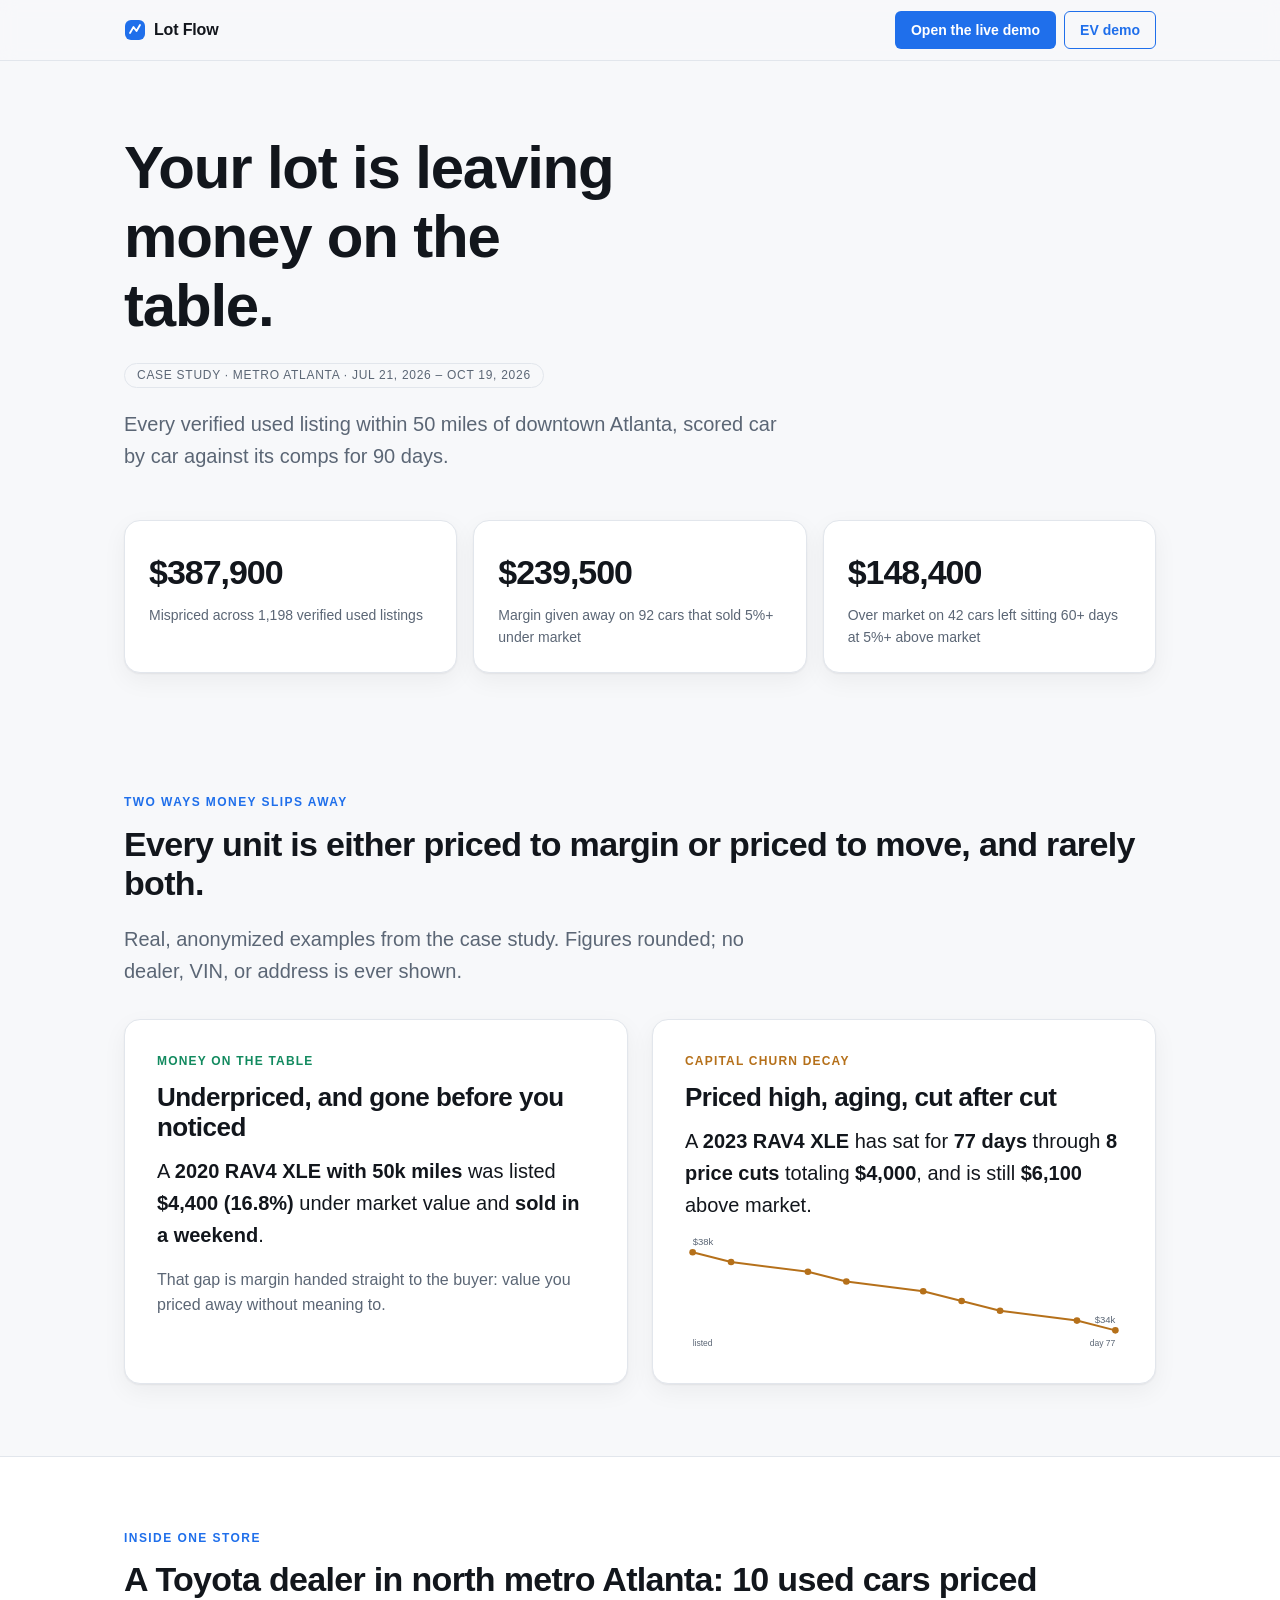
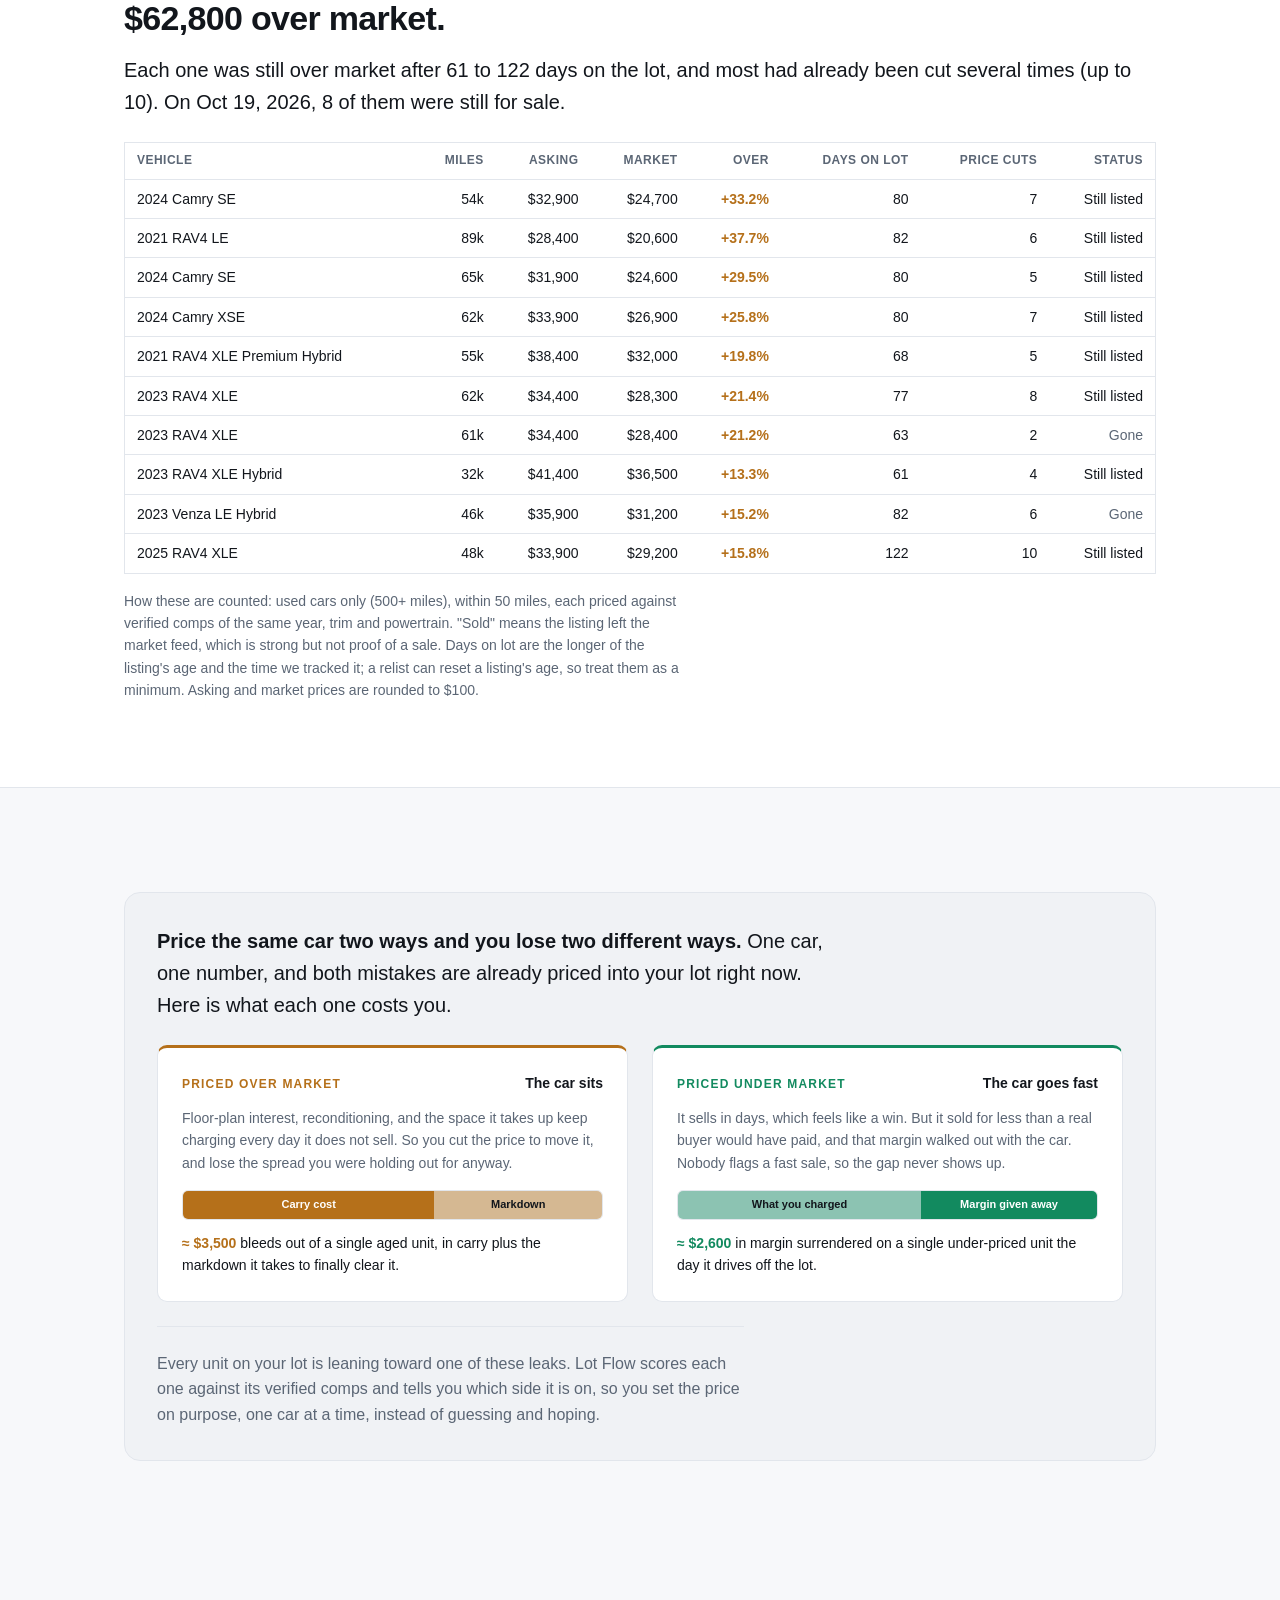
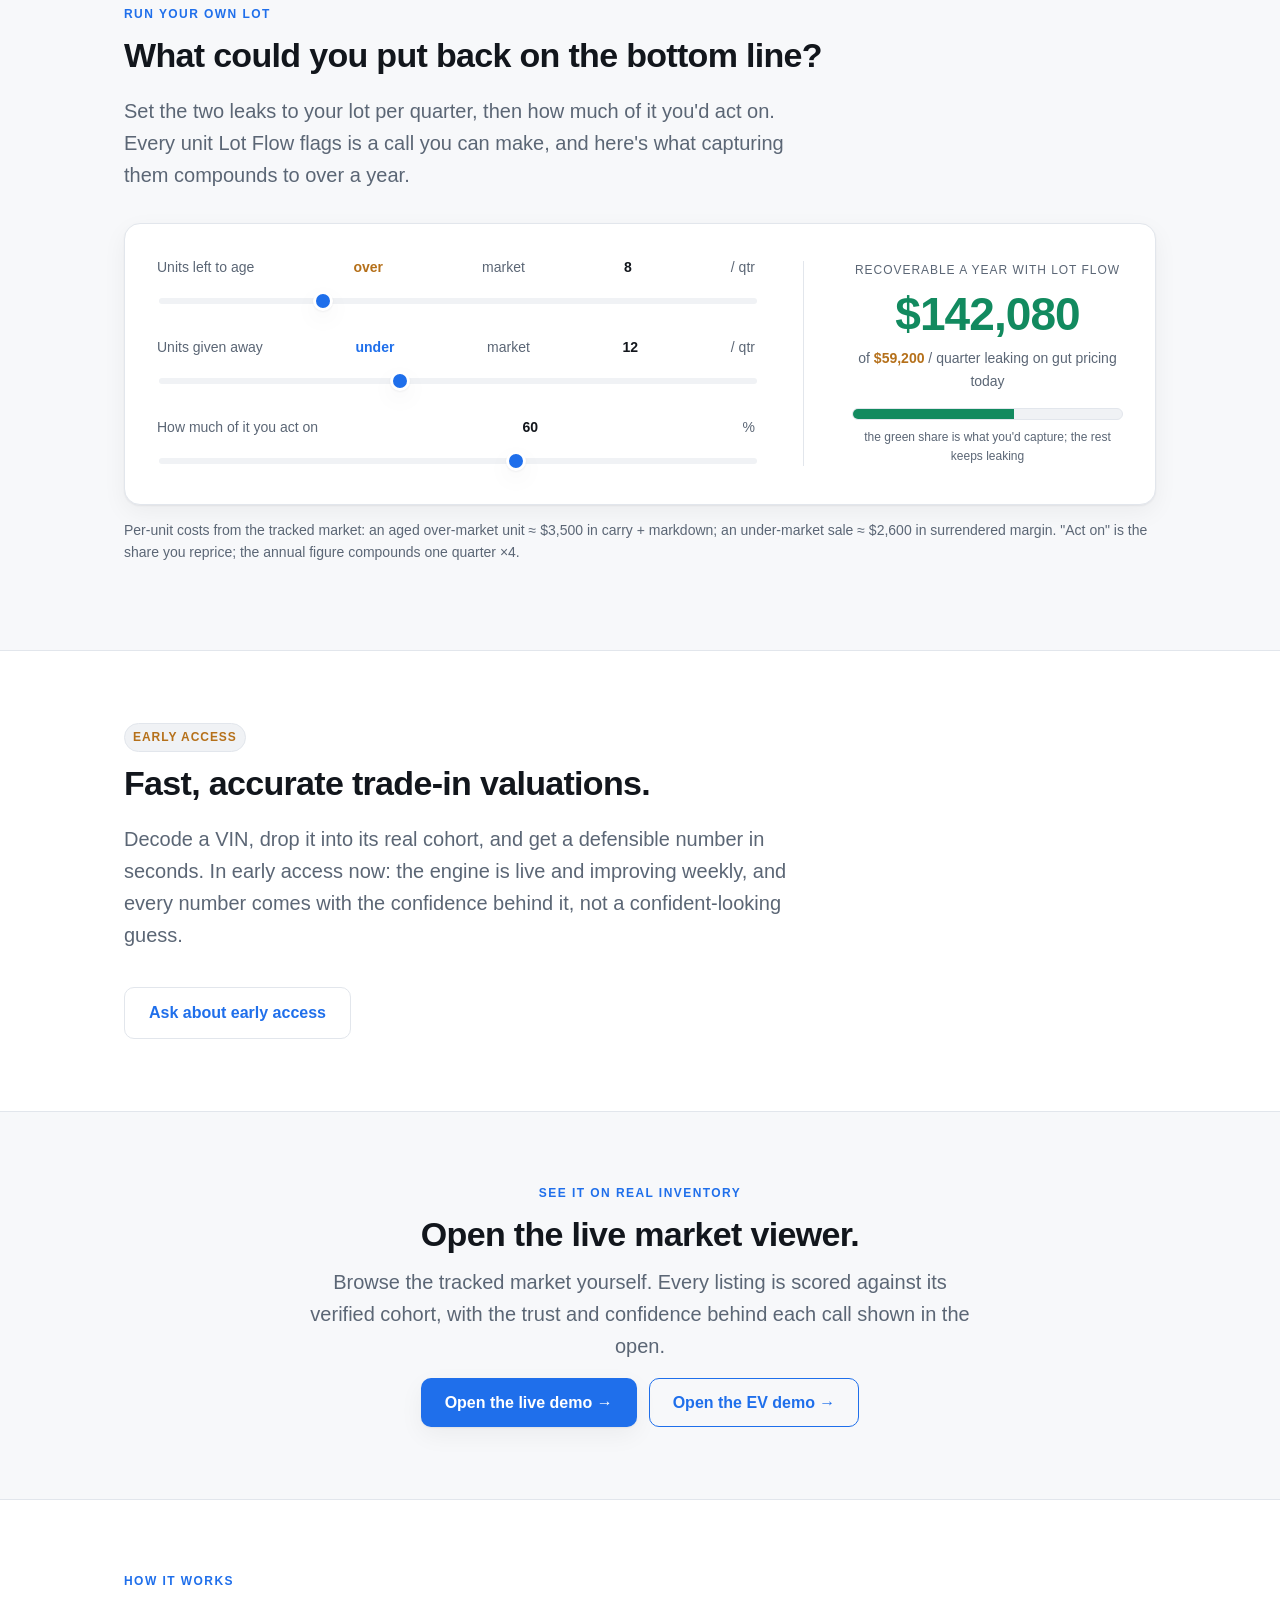
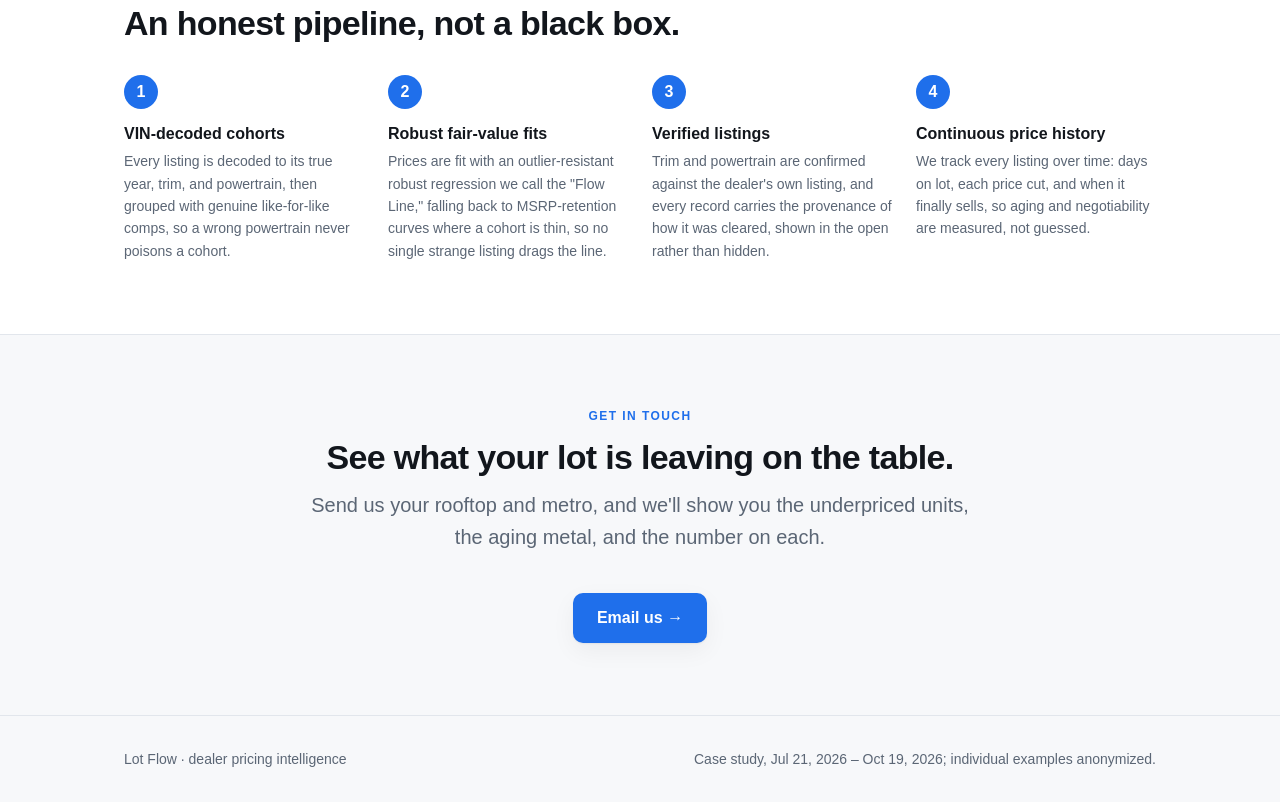
<file: index.html>
<!doctype html>
<html lang="en">
<head>
<meta charset="utf-8">
<meta name="viewport" content="width=device-width, initial-scale=1">
<title>Stop leaving money on the lot | dealer pricing intelligence</title>
<meta name="description" content="Per-unit pricing intelligence for used-car dealers. Case study, Metro Atlanta: what four months of mispriced used cars cost one metro, and one store.">
<link rel="stylesheet" href="pitch.css">
</head>
<body>

<header class="site-head">
  <div class="wrap">
    <span class="brand">
      <svg width="22" height="22" viewbox="0 0 22 22" aria-hidden="true">
        <rect x="1" y="1" width="20" height="20" rx="6" fill="var(--accent)"></rect>
        <path d="M6 14 L9.5 8 L12.5 12 L16 6" fill="none" stroke="var(--accent-ink)" stroke-width="1.8" stroke-linecap="round" stroke-linejoin="round"></path>
      </svg>
      Lot Flow
    </span>
    <div class="nav-ctas">
      <a class="nav-cta" href="app/" target="_blank" rel="noopener">Open the live demo</a>
      <a class="nav-cta nav-cta-alt" href="ev/" target="_blank" rel="noopener">EV demo</a>
    </div>
  </div>
</header>

<!-- ============================ HERO ============================ -->
<section class="hero">
  <div class="wrap">
    <h1>Your lot is leaving money on the table.</h1>
    <p class="lead"><span class="case-tag" id="case-tag">Case study</span></p>
    <p class="lead" id="hero-region">Four months of used-car pricing across one metro, scored car by car against verified comps.</p>

    <div class="stat-row">
      <div class="stat">
        <div class="num" id="stat-total">—</div>
        <div class="lbl" id="stat-total-lbl">Mispriced across the metro's verified used listings</div>
      </div>
      <div class="stat">
        <div class="num" id="stat-given">—</div>
        <div class="lbl" id="stat-given-lbl">Margin given away on cars that sold under market</div>
      </div>
      <div class="stat">
        <div class="num" id="stat-aging">—</div>
        <div class="lbl" id="stat-aging-lbl">Still over market after 60+ days on the lot</div>
      </div>
    </div>
  </div>
</section>

<!-- ============================ VIGNETTES ============================ -->
<section>
  <div class="wrap">
    <p class="section-tag">Two ways money slips away</p>
    <h2>Every unit is either priced to margin or priced to move, and rarely both.</h2>
    <p class="lead">Real, anonymized examples from the case study. Figures rounded; no dealer, VIN, or address is ever shown.</p>

    <div class="cards" style="margin-top:var(--s6)">

      <!-- Money on the table: an underpriced unit that sold fast -->
      <div class="card profit">
        <div class="kicker">Money on the table</div>
        <h3 id="profit-title">Underpriced, and gone before you noticed</h3>
        <div id="profit-dynamic">
          <p class="vignette-headline">
            A <b id="profit-vehicle">unit</b> was listed
            <b id="profit-under">—</b> under market value and
            <b id="profit-days">—</b>.
          </p>
          <p class="muted">That gap is margin handed straight to the buyer: value you priced away without meaning to.</p>
        </div>
        <p id="profit-empty" class="muted hidden">
          No qualifying example in this case study.
        </p>
      </div>

      <!-- Capital churn decay: an overpriced aging unit that keeps getting cut -->
      <div class="card aging">
        <div class="kicker">Capital churn decay</div>
        <h3 id="aging-title">Priced high, aging, cut after cut</h3>
        <div id="aging-dynamic">
          <p class="vignette-headline">
            A <b id="aging-vehicle">unit</b> has sat for
            <b id="aging-days">—</b> through
            <b id="aging-cuts">—</b> totaling
            <b id="aging-markdown">—</b>, and is still
            <b id="aging-over">—</b> above market.
          </p>
          <div class="timeline" id="aging-timeline" aria-label="price-cut timeline"></div>
        </div>
        <p id="aging-empty" class="muted hidden">
          No qualifying example in this case study.
        </p>
      </div>
    </div>

  </div>
</section>

<!-- ============================ ONE STORE ============================ -->
<section class="band">
  <div class="wrap">
    <p class="section-tag">Inside one store</p>
    <h2 id="store-label">One dealer's aging inventory</h2>
    <p class="store-sum" id="store-sum">—</p>
    <div class="store-wrap">
      <table class="store" aria-label="over-market used cars at one store">
        <thead><tr><th>Vehicle</th><th>Miles</th><th>Asking</th><th>Market</th><th>Over</th><th>Days on lot</th><th>Price cuts</th><th>Status</th></tr></thead>
        <tbody id="store-rows"></tbody>
      </table>
    </div>
    <p class="method" id="method">—</p>
  </div>
</section>

<section>
  <div class="wrap">
    <div class="arbitrate">
      <p class="arb-intro"><b>Price the same car two ways and you lose two different ways.</b> One car, one number,
      and both mistakes are already priced into your lot right now. Here is what each one costs you.</p>

      <div class="leaks">

        <!-- Leak 1: priced over market -> carry + markdown -->
        <div class="leak over">
          <div class="leak-head">
            <span class="leak-tag">Priced over market</span>
            <span class="leak-verdict">The car sits</span>
          </div>
          <p class="leak-mech">Floor-plan interest, reconditioning, and the space it takes up keep charging every
          day it does not sell. So you cut the price to move it, and lose the spread you were holding out for anyway.</p>
          <div class="leak-bar" aria-hidden="true">
            <span class="seg carry" style="width:60%"><b>Carry cost</b></span>
            <span class="seg markdown" style="width:40%"><b>Markdown</b></span>
          </div>
          <div class="leak-cost"><b>≈ $3,500</b> bleeds out of a single aged unit, in carry plus the markdown it takes to finally clear it.</div>
        </div>

        <!-- Leak 2: priced under market -> surrendered margin -->
        <div class="leak under">
          <div class="leak-head">
            <span class="leak-tag">Priced under market</span>
            <span class="leak-verdict">The car goes fast</span>
          </div>
          <p class="leak-mech">It sells in days, which feels like a win. But it sold for less than a real buyer would
          have paid, and that margin walked out with the car. Nobody flags a fast sale, so the gap never shows up.</p>
          <div class="leak-bar" aria-hidden="true">
            <span class="seg kept"><b>What you charged</b></span>
            <span class="seg given"><b>Margin given away</b></span>
          </div>
          <div class="leak-cost"><b>≈ $2,600</b> in margin surrendered on a single under-priced unit the day it drives off the lot.</div>
        </div>

      </div>

      <p class="arb-verdict">Every unit on your lot is leaning toward one of these leaks. Lot Flow scores each one
      against its verified comps and tells you which side it is on, so you set the price on purpose, one car at a time,
      instead of guessing and hoping.</p>
    </div>
  </div>
</section>

<!-- ============================ OPTIMIZER ============================ -->
<section>
  <div class="wrap">
    <p class="section-tag">Run your own lot</p>
    <h2>What could you put back on the bottom line?</h2>
    <p class="lead">Set the two leaks to your lot per quarter, then how much of it you'd act on. Every unit Lot Flow flags is a call you can make, and here's what capturing them compounds to over a year.</p>

    <div class="optimizer">
      <div class="opt-controls">
        <div class="opt-slider">
          <label>Units left to age <b class="over">over</b> market <span class="opt-v" id="opt-over-val">8</span> / qtr</label>
          <input type="range" id="opt-over" min="0" max="30" value="8" aria-label="units aged over market per quarter">
        </div>
        <div class="opt-slider">
          <label>Units given away <b class="under">under</b> market <span class="opt-v" id="opt-under-val">12</span> / qtr</label>
          <input type="range" id="opt-under" min="0" max="30" value="12" aria-label="units given away under market per quarter">
        </div>
        <div class="opt-slider">
          <label>How much of it you act on <span class="opt-v" id="opt-capture-val">60</span>%</label>
          <input type="range" id="opt-capture" min="0" max="100" value="60" step="5" aria-label="share you reprice">
        </div>
      </div>
      <div class="opt-readout">
        <div class="opt-lab">Recoverable a year with Lot Flow</div>
        <div class="opt-big" id="opt-year">$142,080</div>
        <div class="opt-sub">of <b id="opt-leak">$59,200</b> / quarter leaking on gut pricing today</div>
        <div class="opt-meter"><span id="opt-fill"></span></div>
        <div class="opt-legend">the green share is what you'd capture; the rest keeps leaking</div>
      </div>
    </div>
    <p class="tiny muted">Per-unit costs from the tracked market: an aged over-market unit ≈ $3,500 in carry + markdown; an under-market sale ≈ $2,600 in surrendered margin. "Act on" is the share you reprice; the annual figure compounds one quarter &times;4.</p>
  </div>
</section>

<!-- ============================ TRADE-IN ============================ -->
<section class="band">
  <div class="wrap">
    <span class="badge-soft">Early access</span>
    <h2>Fast, accurate trade-in valuations.</h2>
    <p class="lead">Decode a VIN, drop it into its real cohort, and get a defensible number in seconds.
    In early access now: the engine is live and improving weekly, and every number comes with the confidence
    behind it, not a confident-looking guess.</p>
    <a class="cta-secondary" href="mailto:enpowerenergy@proton.me?subject=Lot%20Flow%20%E2%80%94%20trade-in%20early%20access">Ask about early access</a>
  </div>
</section>

<!-- ============================ DEMO CTA ============================ -->
<section>
  <div class="wrap" style="text-align:center">
    <p class="section-tag" style="text-align:center">See it on real inventory</p>
    <h2>Open the live market viewer.</h2>
    <p class="lead" style="margin:var(--s3) auto 0">Browse the tracked market yourself. Every listing is scored against its
    verified cohort, with the trust and confidence behind each call shown in the open.</p>
    <div class="cta-row">
      <a class="cta-big" href="app/" target="_blank" rel="noopener">Open the live demo &rarr;</a>
      <a class="cta-big cta-big-alt" href="ev/" target="_blank" rel="noopener">Open the EV demo &rarr;</a>
    </div>
  </div>
</section>

<!-- ============================ HOW IT WORKS ============================ -->
<section class="band">
  <div class="wrap">
    <p class="section-tag">How it works</p>
    <h2>An honest pipeline, not a black box.</h2>
    <div class="steps">
      <div class="step">
        <div class="n">1</div>
        <h4>VIN-decoded cohorts</h4>
        <p>Every listing is decoded to its true year, trim, and powertrain, then grouped with genuine like-for-like comps, so a wrong powertrain never poisons a cohort.</p>
      </div>
      <div class="step">
        <div class="n">2</div>
        <h4>Robust fair-value fits</h4>
        <p>Prices are fit with an outlier-resistant robust regression we call the "Flow Line," falling back to MSRP-retention curves where a cohort is thin, so no single strange listing drags the line.</p>
      </div>
      <div class="step">
        <div class="n">3</div>
        <h4>Verified listings</h4>
        <p>Trim and powertrain are confirmed against the dealer's own listing, and every record carries the provenance of how it was cleared, shown in the open rather than hidden.</p>
      </div>
      <div class="step">
        <div class="n">4</div>
        <h4>Continuous price history</h4>
        <p>We track every listing over time: days on lot, each price cut, and when it finally sells, so aging and negotiability are measured, not guessed.</p>
      </div>
    </div>
  </div>
</section>

<!-- ============================ CONTACT ============================ -->
<section>
  <div class="wrap contact">
    <p class="section-tag" style="text-align:center">Get in touch</p>
    <h2>See what your lot is leaving on the table.</h2>
    <p class="lead">Send us your rooftop and metro, and we'll show you the underpriced units, the aging metal, and the number on each.</p>
    <div>
      <a class="cta-big" href="mailto:enpowerenergy@proton.me?subject=Lot%20Flow%20%E2%80%94%20dealer%20pricing%20intelligence">Email us &rarr;</a>
    </div>
  </div>
</section>

<footer>
  <div class="wrap">
    <span>Lot Flow · dealer pricing intelligence</span>
    <span class="muted" id="foot-generated">Case study figures; individual examples anonymized.</span>
  </div>
</footer>

<script>
// Zero external origins. Fetch the committed case study (case-study.json, generated once by
// docs/analysis/case_study.py — a dated study, not a live look) and fill placeholders. Any missing
// figure degrades to an em dash. Nothing here talks to the network beyond that same-origin file.
(function () {
  var $ = function (id) { return document.getElementById(id); };
  var money = function (n) {
    if (n == null || isNaN(n)) return "—";
    return "$" + Math.round(n).toLocaleString("en-US");
  };
  var num = function (n) { return (n == null || isNaN(n)) ? "—" : Math.round(n).toLocaleString("en-US"); };
  var vehLabel = function (v) {
    return [v.year, (v.trim || "").toString(), v.powertrain && v.powertrain !== "gas" ? v.powertrain : ""]
      .filter(Boolean).join(" ").trim() || "unit";
  };

  var fmtDate = function (iso) {
    var d = new Date(iso + "T12:00:00");
    return isNaN(d) ? iso : d.toLocaleDateString("en-US", { month: "short", day: "numeric", year: "numeric" });
  };
  var plural = function (n, one, many) { return num(n) + " " + (n === 1 ? one : many); };

  fetch("case-study.json").then(function (r) { return r.json(); }).then(function (cs) {
    var m = cs.metro || {}, w = cs.window || {}, st = cs.store || {};
    var given = (m.givenAway || {}), aging = (m.agingOver || {});
    var span = fmtDate(w.from) + " – " + fmtDate(w.to);

    // hero
    $("case-tag").textContent = "Case study · " + (cs.region || "") + " · " + span;
    $("hero-region").textContent = "Every verified used listing within " + m.miles + " miles of downtown " +
      "Atlanta, scored car by car against its comps for " + (w.days || 90) + " days.";
    $("stat-total").textContent = money((given.usd || 0) + (aging.usd || 0));
    $("stat-total-lbl").textContent = "Mispriced across " + num(m.carsPriced) + " verified used listings";
    $("stat-given").textContent = money(given.usd);
    $("stat-given-lbl").textContent = "Margin given away on " + plural(given.cars, "car", "cars") +
      " that sold 5%+ under market";
    $("stat-aging").textContent = money(aging.usd);
    $("stat-aging-lbl").textContent = "Over market on " + plural(aging.cars, "car", "cars") +
      " left sitting 60+ days at 5%+ above market";
    $("foot-generated").textContent = "Case study, " + span + "; individual examples anonymized.";

    var vg = cs.vignettes || {};
    var p = (vg.profit || [])[0];
    if (p) {
      $("profit-vehicle").textContent = p.year + " " + p.trim + " with " + num(p.milesK) + "k miles";
      $("profit-under").textContent = money(p.underBy) + " (" + p.underPct + "%)";
      $("profit-days").textContent = (p.soldInDays != null && p.soldInDays <= 3)
        ? "sold in a weekend" : "was gone within " + num(p.goneWithinDays) + " days";
    } else {
      $("profit-dynamic").classList.add("hidden");
      $("profit-empty").classList.remove("hidden");
    }
    var a = (vg.aging || [])[0];
    if (a) {
      $("aging-vehicle").textContent = vehLabel(a);
      $("aging-days").textContent = plural(a.listedDays, "day", "days");
      $("aging-cuts").textContent = plural(a.cuts, "price cut", "price cuts");
      $("aging-markdown").textContent = money(a.markdownTotal);
      $("aging-over").textContent = money(a.stillOverBy);
      drawTimeline($("aging-timeline"), a.dropSeries || [], a.listedDays);
    } else {
      $("aging-dynamic").classList.add("hidden");
      $("aging-empty").classList.remove("hidden");
    }

    // one store
    if (st.rows && st.rows.length) {
      $("store-label").textContent = st.label + ": " + plural(st.cars, "used car", "used cars") +
        " priced " + money(st.overTotal) + " over market.";
      var listed = st.rows.filter(function (r) { return r.status === "listed"; }).length;
      $("store-sum").textContent = "Each one was still over market after " + st.daysMin + " to " +
        st.daysMax + " days on the lot, and most had already been cut several times (up to " +
        st.cutsMax + "). On " + fmtDate(w.to) + ", " + listed + " of them were still for sale.";
      $("store-rows").innerHTML = st.rows.map(function (r) {
        return "<tr><td>" + r.year + " " + r.model + " " + r.trim + (r.powertrain === "hybrid" ? " Hybrid" : "") +
          "</td><td>" + num(r.milesK) + "k</td><td>" + money(r.ask) + "</td><td>" + money(r.market) +
          '</td><td class="over">+' + r.overPct + "%</td><td>" + num(r.daysOnLot) + "</td><td>" + num(r.cuts) +
          '</td><td class="' + (r.status === "sold" ? "sold" : "") + '">' + (r.status === "sold" ? "Gone" : "Still listed") +
          "</td></tr>";
      }).join("");
      $("method").textContent = "How these are counted: used cars only (500+ miles), within " + m.miles +
        " miles, each priced against verified comps of the same year, trim and powertrain. " +
        "\"Sold\" means the listing left the market feed, which is strong but not proof of a sale. " +
        "Days on lot are the longer of the listing's age and the time we tracked it; a relist can " +
        "reset a listing's age, so treat them as a minimum. Asking and market prices are rounded to $100.";
    }
  }).catch(function () {
    $("profit-dynamic").classList.add("hidden");
    $("profit-empty").classList.remove("hidden");
    $("aging-dynamic").classList.add("hidden");
    $("aging-empty").classList.remove("hidden");
  });

  // Build a tiny inline-SVG price timeline over the FULL days-on-lot. Our tracked price points are
  // anchored to when we first saw the car (0..~30d), but the unit has actually been listed
  // `listedDays` total — so we offset the tracked points to sit at the END of a 0..listedDays axis
  // (the recent window we observed) and dash in the earlier, untracked stretch. Without this the
  // graph stopped at ~day 31 while the headline said "106 days" — the two now agree.
  function drawTimeline(host, series, listedDays) {
    if (!host || !series || series.length < 2) { if (host) host.remove(); return; }
    var W = 460, H = 120, padL = 8, padR = 8, padT = 16, padB = 22;
    var days = series.map(function (d) { return d.day; });
    var prices = series.map(function (d) { return d.price; });
    var dMax = Math.max.apply(null, days);
    var total = (listedDays && listedDays > dMax) ? listedDays : dMax;
    var offset = total - dMax;                    // shift tracked points to the recent end
    var onLot = series.map(function (d) { return d.day + offset; });
    var pMin = Math.min.apply(null, prices), pMax = Math.max.apply(null, prices);
    var xSpan = total || 1, pSpan = (pMax - pMin) || 1;
    var x = function (d) { return padL + d / xSpan * (W - padL - padR); };
    var y = function (p) { return padT + (1 - (p - pMin) / pSpan) * (H - padT - padB); };
    var base = H - padB;

    var svg = '<svg viewBox="0 0 ' + W + ' ' + H + '" role="img">';
    // the stretch it sat before we started tracking — dashed, so 106 days reads as 106 days
    if (offset > 0) {
      svg += '<line x1="' + x(0) + '" y1="' + base + '" x2="' + x(onLot[0]) + '" y2="' + base +
             '" stroke="var(--border)" stroke-width="2" stroke-dasharray="3 4"/>';
    }
    var pts = onLot.map(function (d, i) { return x(d) + "," + y(prices[i]); }).join(" ");
    svg += '<polyline points="' + pts + '" fill="none" stroke="var(--warn)" stroke-width="2" stroke-linejoin="round"/>';
    onLot.forEach(function (d, i) {
      var cx = x(d), cy = y(prices[i]);
      svg += '<circle cx="' + cx + '" cy="' + cy + '" r="3.5" fill="var(--warn)"/>';
      // label only the first + last tracked price so the clustered recent points stay legible
      if (i === 0 || i === onLot.length - 1) {
        svg += '<text x="' + cx + '" y="' + (cy - 8) + '" text-anchor="' + (i === 0 ? 'start' : 'end') +
               '" font-size="10" fill="var(--muted)">$' + Math.round(prices[i] / 1000) + 'k</text>';
      }
    });
    svg += '<text x="' + x(0) + '" y="' + (H - 6) + '" text-anchor="start" font-size="9" fill="var(--muted)">listed</text>';
    svg += '<text x="' + x(total) + '" y="' + (H - 6) + '" text-anchor="end" font-size="9" fill="var(--muted)">day ' + total + '</text>';
    svg += '</svg>';
    host.innerHTML = svg;
  }

  // ---- optimizer: user-changeable levers → what capturing them compounds to ----
  var OVER = 3500, UNDER = 2600;   // per-unit: aged over-market carry+markdown / under-market margin
  var ov = $("opt-over"), un = $("opt-under"), cap = $("opt-capture");
  if (ov && un && cap) {
    var upd = function () {
      var a = +ov.value, b = +un.value, c = +cap.value / 100;
      $("opt-over-val").textContent = a;
      $("opt-under-val").textContent = b;
      $("opt-capture-val").textContent = +cap.value;
      var leakQ = a * OVER + b * UNDER;
      var recoverYr = leakQ * c * 4;                 // compound the quarter across the year
      $("opt-leak").textContent = money(leakQ);
      $("opt-year").textContent = money(recoverYr);
      $("opt-fill").style.width = Math.round(c * 100) + "%";
    };
    ov.oninput = un.oninput = cap.oninput = upd;
    upd();
  }
})();
</script>

</body>
</html>
</file>
<file: pitch.css>
/* pitch.css — public pitch page. Zero external origins: system fonts, no webfonts, no CDNs.
   Light default, dark via prefers-color-scheme. All theming through design tokens. */

:root {
  /* color */
  --bg: #f7f8fa;
  --surface: #ffffff;
  --surface-2: #f0f2f5;
  --border: #e2e6ec;
  --text: #12161c;
  --muted: #5b6675;
  --accent: #1f6feb;
  --accent-ink: #ffffff;
  --good: #128a5f;
  --warn: #b5701a;
  --shadow: 0 1px 2px rgba(16, 22, 28, .06), 0 8px 24px rgba(16, 22, 28, .05);

  /* spacing ramp */
  --s1: 4px;  --s2: 8px;  --s3: 12px; --s4: 16px;
  --s5: 24px; --s6: 32px; --s7: 48px; --s8: 72px; --s9: 112px;

  /* radius */
  --r1: 6px; --r2: 10px; --r3: 16px; --r4: 24px;

  /* type ramp */
  --t-xs: 12px; --t-sm: 14px; --t-md: 16px; --t-lg: 20px;
  --t-xl: 26px; --t-2xl: 34px; --t-3xl: 46px; --t-4xl: 60px;

  --maxw: 1080px;
  --font: -apple-system, BlinkMacSystemFont, "Segoe UI", Roboto, Helvetica, Arial,
          "Apple Color Emoji", "Segoe UI Emoji", sans-serif;
}

@media (prefers-color-scheme: dark) {
  :root {
    --bg: #0c0e12;
    --surface: #14171d;
    --surface-2: #1b1f27;
    --border: #262c37;
    --text: #e8ebef;
    --muted: #97a1b0;
    --accent: #4d8dff;
    --accent-ink: #08101f;
    --good: #35c48c;
    --warn: #e0a852;
    --shadow: 0 1px 2px rgba(0, 0, 0, .3), 0 12px 32px rgba(0, 0, 0, .35);
  }
}

* { box-sizing: border-box; }

html { scroll-behavior: smooth; }

body {
  margin: 0;
  background: var(--bg);
  color: var(--text);
  font-family: var(--font);
  font-size: var(--t-md);
  line-height: 1.6;
  -webkit-font-smoothing: antialiased;
}

a { color: var(--accent); text-decoration: none; }
a:hover { text-decoration: underline; }

.wrap { max-width: var(--maxw); margin: 0 auto; padding: 0 var(--s5); }

/* ---- header ---- */
.site-head {
  position: sticky; top: 0; z-index: 10;
  background: color-mix(in srgb, var(--bg) 88%, transparent);
  backdrop-filter: saturate(1.4) blur(8px);
  border-bottom: 1px solid var(--border);
}
.site-head .wrap {
  display: flex; align-items: center; justify-content: space-between;
  height: 60px;
}
.brand { display: flex; align-items: center; gap: var(--s2); font-weight: 650; letter-spacing: -.01em; }
.brand svg { display: block; }
.nav-cta {
  font-size: var(--t-sm); font-weight: 600;
  padding: var(--s2) var(--s4); border-radius: var(--r1);
  background: var(--accent); color: var(--accent-ink);
}
.nav-cta:hover { text-decoration: none; filter: brightness(1.05); }
.nav-ctas { display: flex; gap: var(--s2); }
.nav-cta { white-space: nowrap; }
@media (max-width: 480px) {
  .nav-ctas { gap: var(--s1); }
  .nav-cta { padding: var(--s2) var(--s3); }
}

/* ---- sections ---- */
section { padding: var(--s8) 0; }
.section-tag {
  text-transform: uppercase; letter-spacing: .12em; font-size: var(--t-xs);
  font-weight: 700; color: var(--accent); margin: 0 0 var(--s3);
}
h1, h2, h3 { letter-spacing: -.02em; line-height: 1.15; margin: 0; }
h2 { font-size: var(--t-2xl); margin-bottom: var(--s3); }
.lead { color: var(--muted); font-size: var(--t-lg); max-width: 60ch; }

/* ---- hero ---- */
.hero { padding-top: var(--s8); padding-bottom: var(--s7); }
.hero h1 { font-size: var(--t-4xl); max-width: 16ch; }
.hero .lead { margin-top: var(--s4); }
@media (max-width: 640px) { .hero h1 { font-size: var(--t-3xl); } }

.stat-row {
  display: grid; grid-template-columns: repeat(3, 1fr); gap: var(--s4);
  margin-top: var(--s7);
}
@media (max-width: 720px) { .stat-row { grid-template-columns: 1fr; } }
.stat {
  background: var(--surface); border: 1px solid var(--border);
  border-radius: var(--r3); padding: var(--s5); box-shadow: var(--shadow);
}
.stat .num {
  font-size: var(--t-2xl); font-weight: 720; letter-spacing: -.03em;
  font-variant-numeric: tabular-nums;
}
.stat .lbl { color: var(--muted); font-size: var(--t-sm); margin-top: var(--s1); }

/* ---- cards ---- */
.cards { display: grid; grid-template-columns: 1fr 1fr; gap: var(--s5); }
@media (max-width: 820px) { .cards { grid-template-columns: 1fr; } }
.card {
  background: var(--surface); border: 1px solid var(--border);
  border-radius: var(--r3); padding: var(--s6); box-shadow: var(--shadow);
}
.card h3 { font-size: var(--t-xl); margin-bottom: var(--s2); }
.card .kicker {
  font-size: var(--t-xs); font-weight: 700; letter-spacing: .1em; text-transform: uppercase;
  margin-bottom: var(--s3);
}
.card.profit .kicker { color: var(--good); }
.card.aging .kicker { color: var(--warn); }
.vignette-headline { font-size: var(--t-lg); margin: var(--s3) 0; }
.vignette-headline b { font-variant-numeric: tabular-nums; }
.muted { color: var(--muted); }
.tiny { font-size: var(--t-sm); }
.chip {
  display: inline-block; padding: 2px var(--s2); border-radius: 999px;
  background: var(--surface-2); border: 1px solid var(--border);
  font-size: var(--t-xs); color: var(--muted); margin-right: var(--s1);
  font-variant-numeric: tabular-nums;
}
.timeline { margin-top: var(--s4); }
.timeline svg { width: 100%; height: auto; display: block; overflow: visible; }

.arbitrate {
  margin-top: var(--s6); padding: var(--s6);
  background: var(--surface-2); border-radius: var(--r3);
  border: 1px solid var(--border);
}
.arb-intro { margin: 0 0 var(--s5); font-size: var(--t-lg); max-width: 62ch; }
.arb-verdict { margin: var(--s5) 0 0; color: var(--muted); font-size: var(--t-md); max-width: 66ch; }
.arb-verdict::before {
  content: ""; display: block; height: 1px; background: var(--border);
  margin-bottom: var(--s5);
}

.leaks { display: grid; grid-template-columns: 1fr 1fr; gap: var(--s5); }
@media (max-width: 760px) { .leaks { grid-template-columns: 1fr; } }

.leak {
  background: var(--surface); border: 1px solid var(--border);
  border-radius: var(--r2); padding: var(--s5);
  border-top: 3px solid var(--border);
}
.leak.over  { border-top-color: var(--warn); }
.leak.under { border-top-color: var(--good); }
.leak-head { display: flex; align-items: baseline; justify-content: space-between; gap: var(--s3); flex-wrap: wrap; }
.leak-tag {
  font-size: var(--t-xs); font-weight: 700; letter-spacing: .1em; text-transform: uppercase;
}
.leak.over  .leak-tag { color: var(--warn); }
.leak.under .leak-tag { color: var(--good); }
.leak-verdict { font-size: var(--t-sm); font-weight: 650; color: var(--text); }
.leak-mech { margin: var(--s3) 0 var(--s4); font-size: var(--t-sm); color: var(--muted); }

/* the two-segment cost bar: proportion is illustrative, not to scale */
.leak-bar {
  display: flex; height: 30px; border-radius: var(--r1); overflow: hidden;
  border: 1px solid var(--border); margin-bottom: var(--s3);
}
.leak-bar .seg {
  display: flex; align-items: center; justify-content: center;
  font-size: 11px; font-weight: 650; color: var(--accent-ink);
  white-space: nowrap; padding: 0 var(--s2); min-width: 0; overflow: hidden;
}
.leak-bar .seg b { font-weight: 650; overflow: hidden; text-overflow: ellipsis; }
.leak.over  .seg.carry    { background: var(--warn); }
.leak.over  .seg.markdown { background: color-mix(in srgb, var(--warn) 45%, var(--surface-2)); color: var(--text); }
.leak.under .seg.kept  { background: color-mix(in srgb, var(--good) 45%, var(--surface-2)); color: var(--text); flex: 1 1 auto; }
.leak.under .seg.given { background: var(--good); flex: 0 0 42%; }
.leak-cost { font-size: var(--t-sm); color: var(--text); }
.leak-cost b { font-variant-numeric: tabular-nums; }
.leak.over  .leak-cost b { color: var(--warn); }
.leak.under .leak-cost b { color: var(--good); }

/* ---- steps ---- */
.steps { display: grid; grid-template-columns: repeat(4, 1fr); gap: var(--s5); margin-top: var(--s6); }
@media (max-width: 820px) { .steps { grid-template-columns: 1fr 1fr; } }
@media (max-width: 460px) { .steps { grid-template-columns: 1fr; } }
.step .n {
  width: 34px; height: 34px; border-radius: 50%; display: grid; place-items: center;
  background: var(--accent); color: var(--accent-ink); font-weight: 700; margin-bottom: var(--s3);
}
.step h4 { margin: 0 0 var(--s1); font-size: var(--t-md); }
.step p { margin: 0; color: var(--muted); font-size: var(--t-sm); }

/* ---- trade-in / demo bands ---- */
.band { background: var(--surface); border-top: 1px solid var(--border); border-bottom: 1px solid var(--border); }
.badge-soft {
  display: inline-block; font-size: var(--t-xs); font-weight: 700; letter-spacing: .08em;
  text-transform: uppercase; color: var(--warn);
  border: 1px solid var(--border); background: var(--surface-2);
  padding: var(--s1) var(--s2); border-radius: 999px; margin-bottom: var(--s3);
}
.cta-big {
  display: inline-flex; align-items: center; gap: var(--s2);
  background: var(--accent); color: var(--accent-ink);
  font-size: var(--t-md); font-weight: 650;
  padding: var(--s3) var(--s5); border-radius: var(--r2); margin-top: var(--s4);
  box-shadow: var(--shadow);
}
.cta-big:hover { text-decoration: none; filter: brightness(1.05); }
.cta-row { display: flex; flex-wrap: wrap; justify-content: center; gap: var(--s3); }
/* Secondary CTA (EV demo, added 2026-10-21): same shape, outlined so the primary demo reads first.
   Declared after .nav-cta/.cta-big so it wins on equal specificity. */
.nav-cta.nav-cta-alt, .cta-big.cta-big-alt {
  background: transparent; color: var(--accent);
  box-shadow: none; outline: 1px solid var(--accent); outline-offset: -1px;
}
.cta-secondary {
  display: inline-block; margin-top: var(--s4); font-weight: 600;
  padding: var(--s3) var(--s5); border-radius: var(--r2);
  border: 1px solid var(--border); background: var(--surface);
}
.cta-secondary:hover { text-decoration: none; border-color: var(--accent); }

/* ---- contact ---- */
.contact { text-align: center; }
.contact .lead { margin: var(--s3) auto var(--s5); }

/* ---- footer ---- */
footer {
  border-top: 1px solid var(--border); padding: var(--s6) 0;
  color: var(--muted); font-size: var(--t-sm);
}
footer .wrap { display: flex; justify-content: space-between; gap: var(--s4); flex-wrap: wrap; }

.hidden { display: none !important; }

/* ---- optimizer (Run your own lot) ---- */
.optimizer {
  display: grid; grid-template-columns: 1fr 320px; gap: var(--s7); align-items: center;
  margin-top: var(--s6); background: var(--surface); border: 1px solid var(--border);
  border-radius: var(--r3); padding: var(--s6); box-shadow: var(--shadow);
}
.opt-controls { display: flex; flex-direction: column; gap: var(--s5); }
.opt-slider label {
  display: flex; justify-content: space-between; align-items: baseline; gap: var(--s3);
  font-size: var(--t-sm); color: var(--muted); margin-bottom: var(--s2);
}
.opt-slider label b { font-weight: 600; }
.opt-slider .over { color: var(--warn); }
.opt-slider .under { color: var(--accent); }
.opt-slider .opt-v { font-weight: 700; color: var(--text); font-variant-numeric: tabular-nums; }
.opt-slider input[type=range] {
  -webkit-appearance: none; appearance: none; width: 100%; height: 6px; border-radius: 6px;
  background: var(--surface-2); outline: none; cursor: pointer;
}
.opt-slider input[type=range]::-webkit-slider-thumb {
  -webkit-appearance: none; width: 20px; height: 20px; border-radius: 50%;
  background: var(--accent); border: 3px solid var(--surface); box-shadow: var(--shadow); cursor: grab;
}
.opt-slider input[type=range]::-moz-range-thumb {
  width: 16px; height: 16px; border-radius: 50%; background: var(--accent);
  border: 3px solid var(--surface); cursor: grab;
}
.opt-slider input[type=range]:focus-visible { outline: 2px solid var(--accent); outline-offset: 4px; }
.opt-readout { text-align: center; border-left: 1px solid var(--border); padding-left: var(--s7); }
.opt-lab { font-size: var(--t-xs); text-transform: uppercase; letter-spacing: .08em; color: var(--muted); }
.opt-big {
  font-size: var(--t-3xl); font-weight: 800; color: var(--good); letter-spacing: -.02em;
  font-variant-numeric: tabular-nums; line-height: 1.1; margin: var(--s2) 0;
}
.opt-sub { font-size: var(--t-sm); color: var(--muted); }
.opt-sub b { color: var(--warn); font-variant-numeric: tabular-nums; }
.opt-meter {
  height: 12px; border-radius: 6px; background: var(--surface-2); overflow: hidden;
  border: 1px solid var(--border); margin: var(--s4) 0 var(--s2);
}
.opt-meter span { display: block; height: 100%; background: var(--good); transition: width .2s ease; }
.opt-legend { font-size: var(--t-xs); color: var(--muted); }
@media (max-width: 760px) {
  .optimizer { grid-template-columns: 1fr; gap: var(--s5); }
  .opt-readout { border-left: none; border-top: 1px solid var(--border); padding-left: 0; padding-top: var(--s5); }
}

/* ---- case study (2026-10-23): a dated, anonymized study replaces the live headline ---- */
.case-tag { display: inline-block; font-size: var(--t-xs); letter-spacing: .06em; text-transform: uppercase;
  color: var(--muted); border: 1px solid var(--border); border-radius: 999px; padding: 2px var(--s3); }
.store-sum { margin: var(--s4) 0 var(--s5); font-size: var(--t-lg); }
.store-wrap { overflow-x: auto; -webkit-overflow-scrolling: touch; }
.store { width: 100%; border-collapse: collapse; font-size: var(--t-sm); background: var(--surface);
  border: 1px solid var(--border); border-radius: var(--r2); }
.store th, .store td { padding: var(--s2) var(--s3); text-align: right; white-space: nowrap;
  border-bottom: 1px solid var(--border); }
.store th:first-child, .store td:first-child { text-align: left; }
.store th { color: var(--muted); font-weight: 600; font-size: var(--t-xs); text-transform: uppercase; letter-spacing: .04em; }
.store tr:last-child td { border-bottom: 0; }
.store .over { color: var(--warn); font-weight: 600; }
.store .sold { color: var(--muted); }
.method { font-size: var(--t-sm); color: var(--muted); margin-top: var(--s4); max-width: 72ch; }
</file>
